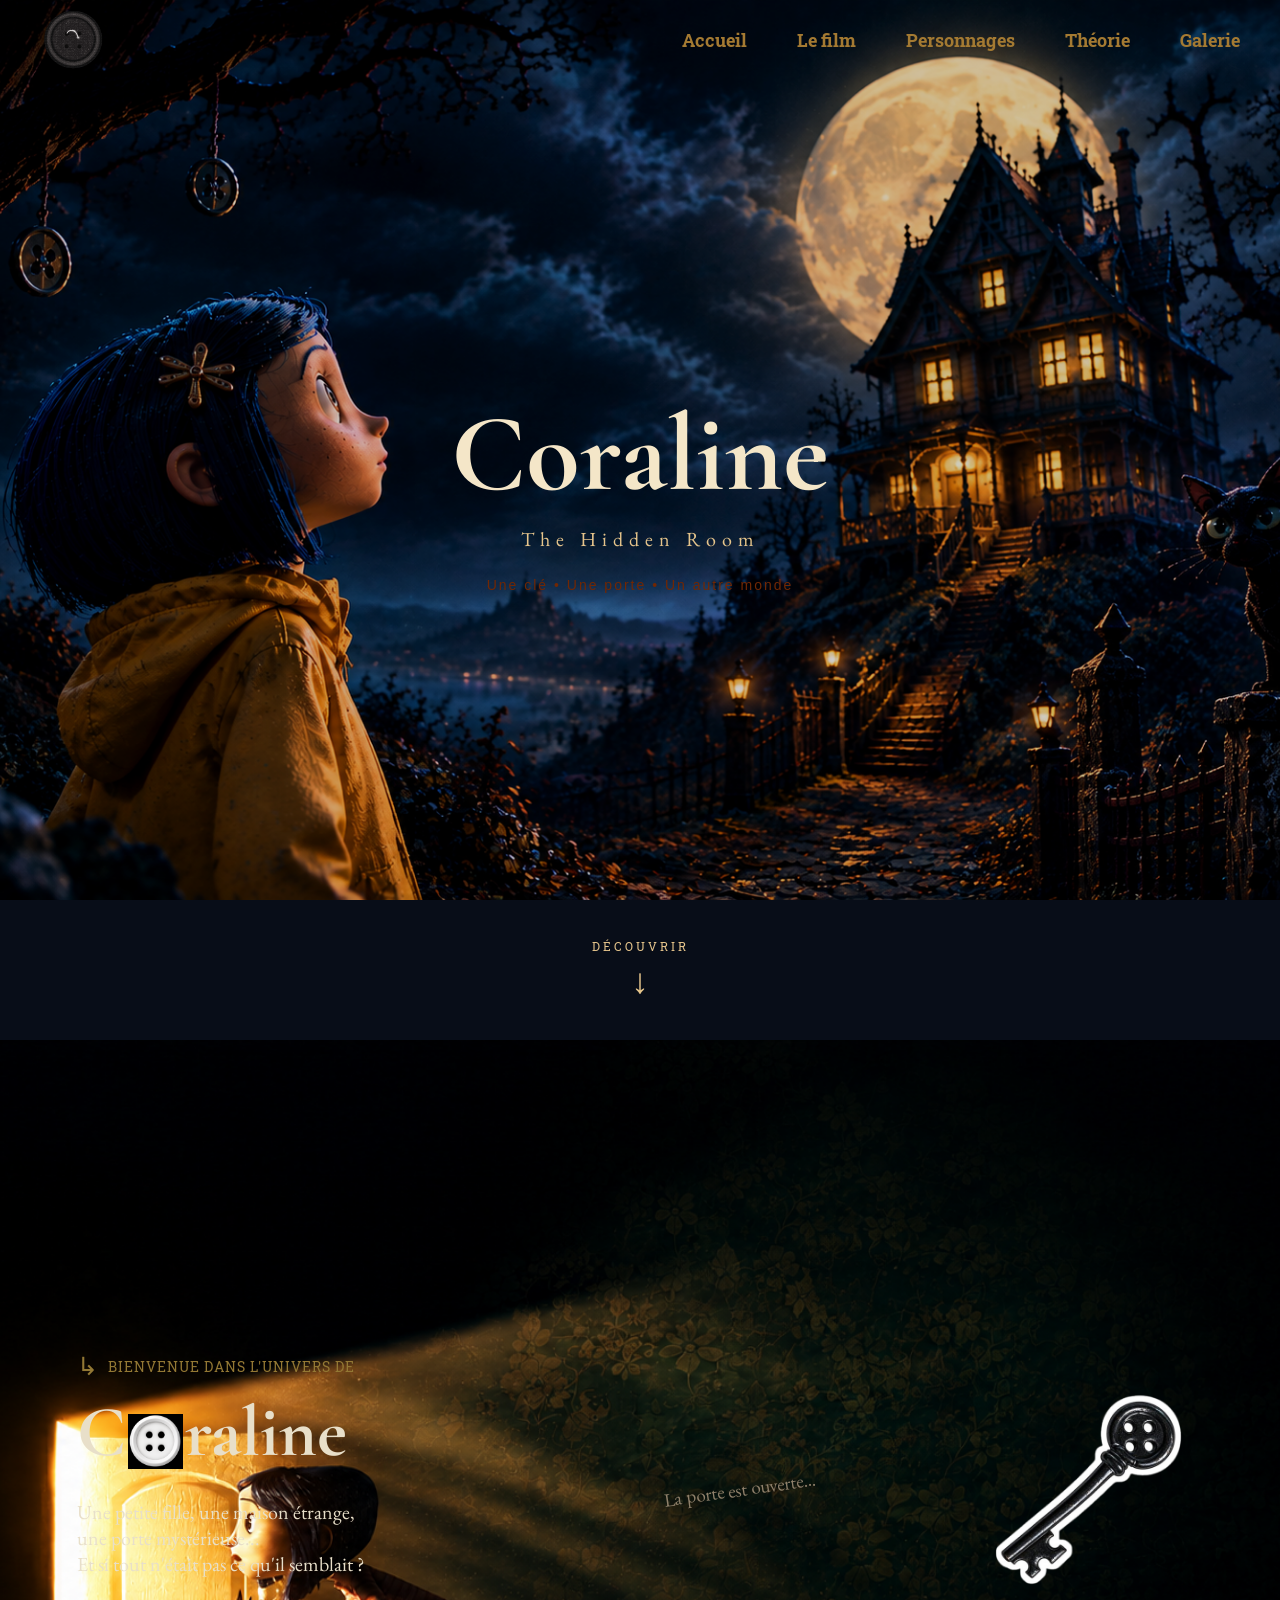
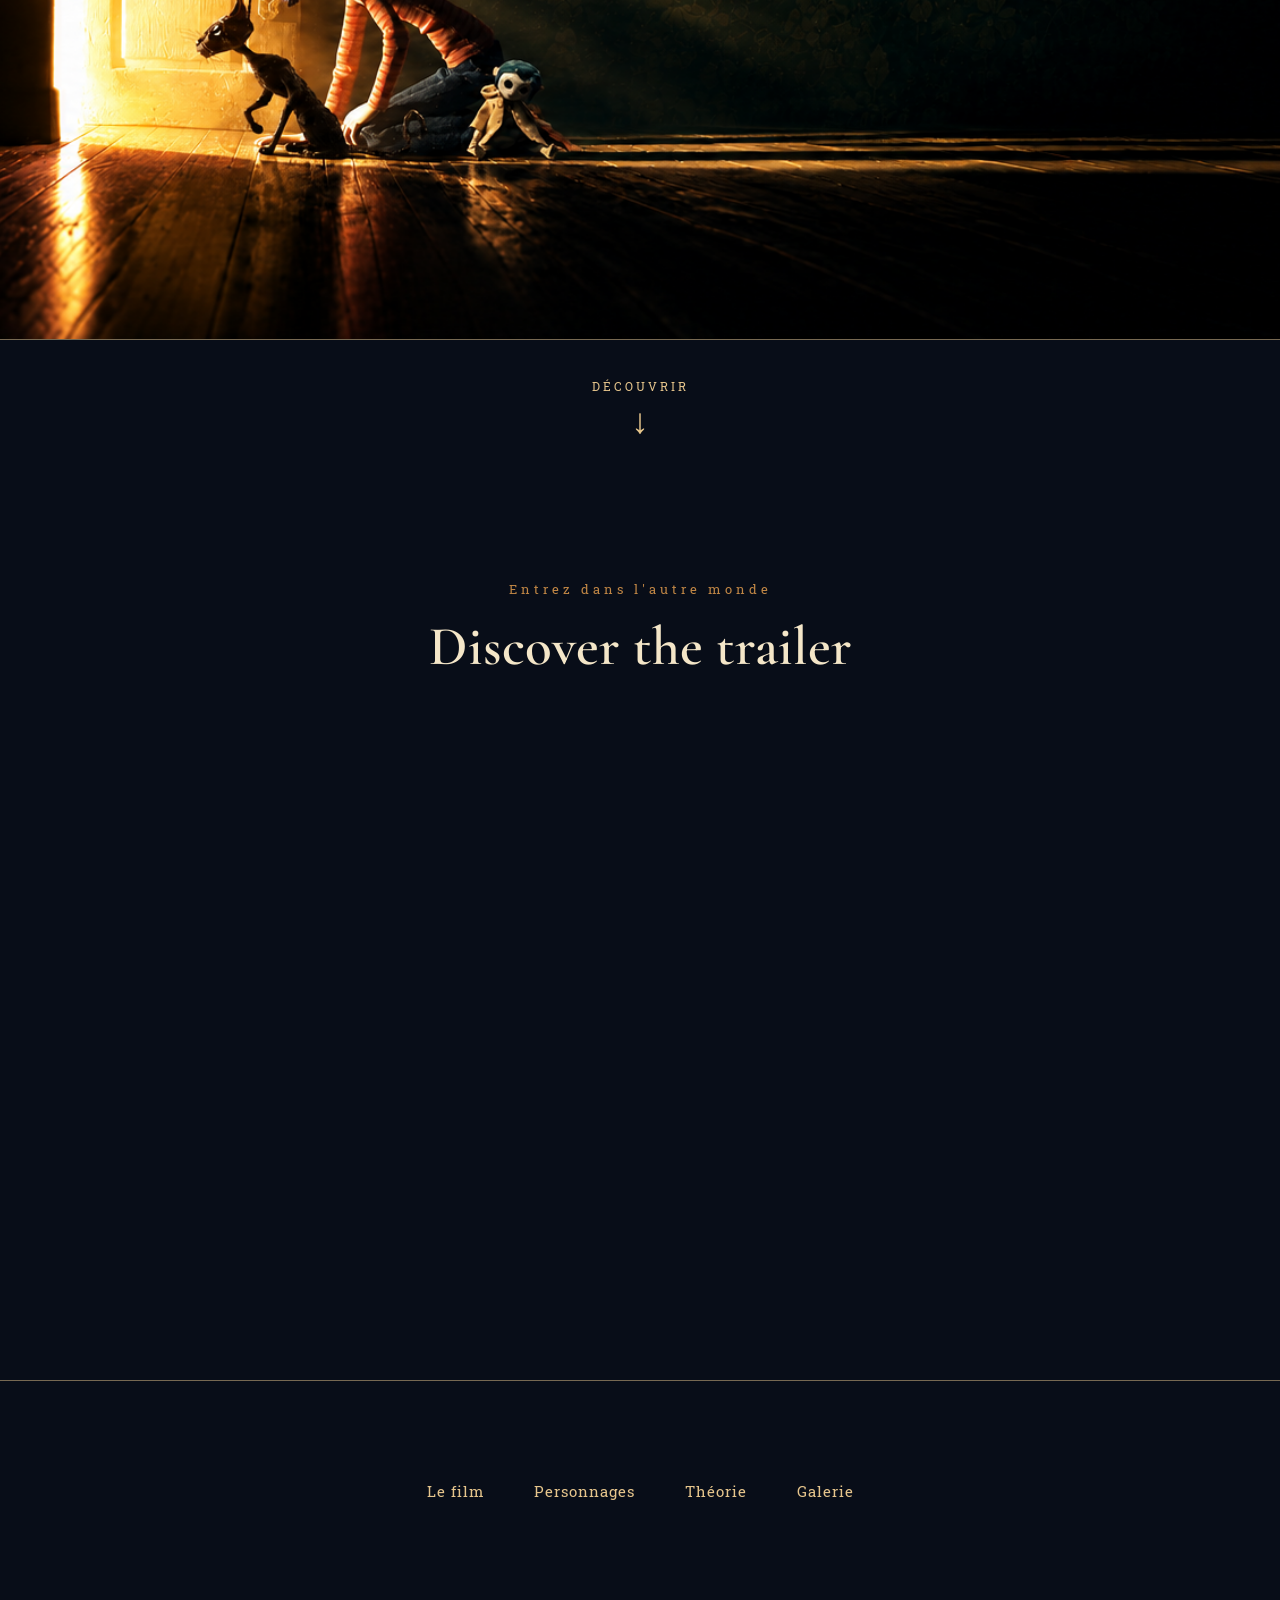
<file: index.html>
<!doctype html>

<html lang="fr">
  <head>
    <meta charset="UTF-8" />
    <meta name="viewport" content="width=device-width, initial-scale=1.0" />
    <title>Coraline Fan Page</title>

    <link rel="stylesheet" href="coraline.css" />

    <!-- Polices Google -->
    <link rel="preconnect" href="https://fonts.googleapis.com" />
    <link rel="preconnect" href="https://fonts.gstatic.com" crossorigin />

    <link
      href="https://fonts.googleapis.com/css2?family=Cormorant+Garamond:ital,wght@0,300..700;1,300..700&family=EB+Garamond:ital,wght@0,400..800;1,400..800&family=Roboto+Slab:wght@100..900&display=swap"
      rel="stylesheet"
    />
  </head>

  <body>
    <!-- ================= HEADER ================= -->

    <header>
      <!-- Logo -->
      <div class="header-logo">
        <a href="index.html">
          <img src="boutonlogo.gif" alt="Logo Coraline" class="logo-img" />
        </a>
      </div>

      <!-- Menu -->
      <nav class="header-navigation">
        <ul>
          <li><a href="index.html">Accueil</a></li>
          <li><a href="film.html">Le film</a></li>
          <li><a href="personnages.html">Personnages</a></li>
          <li><a href="#">Théorie</a></li>
          <li><a href="#">Galerie</a></li>
        </ul>
      </nav>
    </header>

    <!-- ================= CONTENU PRINCIPAL ================= -->

    <main>
      <!-- ================= HERO ================= -->

      <section class="hero">
        <div class="hero-content">
          <h1>Coraline</h1>

          <h2>The Hidden Room</h2>

          <p class="hero-subtitle">Une clé • Une porte • Un autre monde</p>
        </div>
      </section>

      <!-- ================= SCROLL ================= -->

      <section class="scroll-section">
        <a href="#intro" class="scroll-down">
          <span>Découvrir</span>
          <strong>↓</strong>
        </a>
      </section>

      <!-- ================= INTRO ================= -->

      <section class="intro-section" id="intro">
        <div class="intro-content">
          <!-- Partie gauche -->

          <div class="intro-left">
            <div class="welcome-title">
              <span class="welcome-arrow">↳</span>

              <p>Bienvenue dans l'univers de</p>
            </div>

            <h2>C<img src="bouton2.png" alt="" class="button-o" />raline</h2>

            <p class="intro-bio">
              Une petite fille, une maison étrange,
              <br />
              une porte mystérieuse...
              <br />
              Et si tout n'était pas ce qu'il semblait ?
            </p>
          </div>

          <!-- Partie droite -->

          <div class="intro-right">
            <p class="door-text">La porte est ouverte...</p>

            <a href="#footer" class="intro-card-link">
              <img src="clé.png" alt="Clé mystérieuse" class="intro-card" />
            </a>
          </div>
        </div>
      </section>

      <!-- ================= SCROLL VERS LE FILM ================= -->

      <section class="scroll-section">
        <a href="#film" class="scroll-down">
          <span>Découvrir</span>
          <strong>↓</strong>
        </a>
      </section>

      <!-- ================= VIDEO ================= -->

      <section class="video-section" id="film">
        <p class="video-intro">Entrez dans l'autre monde</p>

        <h2>Discover the trailer</h2>

        <div class="video-container">
          <iframe
            width="560"
            height="315"
            src="https://www.youtube.com/embed/T6iQnnHNF50?si=TMjTF1bVEpkhoOm9"
            title="YouTube video player"
            frameborder="0"
            allow="
              accelerometer;
              autoplay;
              clipboard-write;
              encrypted-media;
              gyroscope;
              picture-in-picture;
              web-share;
            "
            referrerpolicy="strict-origin-when-cross-origin"
            allowfullscreen
          >
          </iframe>
        </div>
      </section>
    </main>

    <!-- ================= FOOTER ================= -->

    <footer id="footer">
      <nav>
        <ul>
          <li>
            <a href="film.html">Le film</a>
          </li>

          <li>
            <a href="personnages.html">Personnages</a>
          </li>

          <li>
            <a href="#">Théorie</a>
          </li>

          <li>
            <a href="#">Galerie</a>
          </li>
        </ul>
      </nav>
    </footer>
  </body>
</html>
</file>
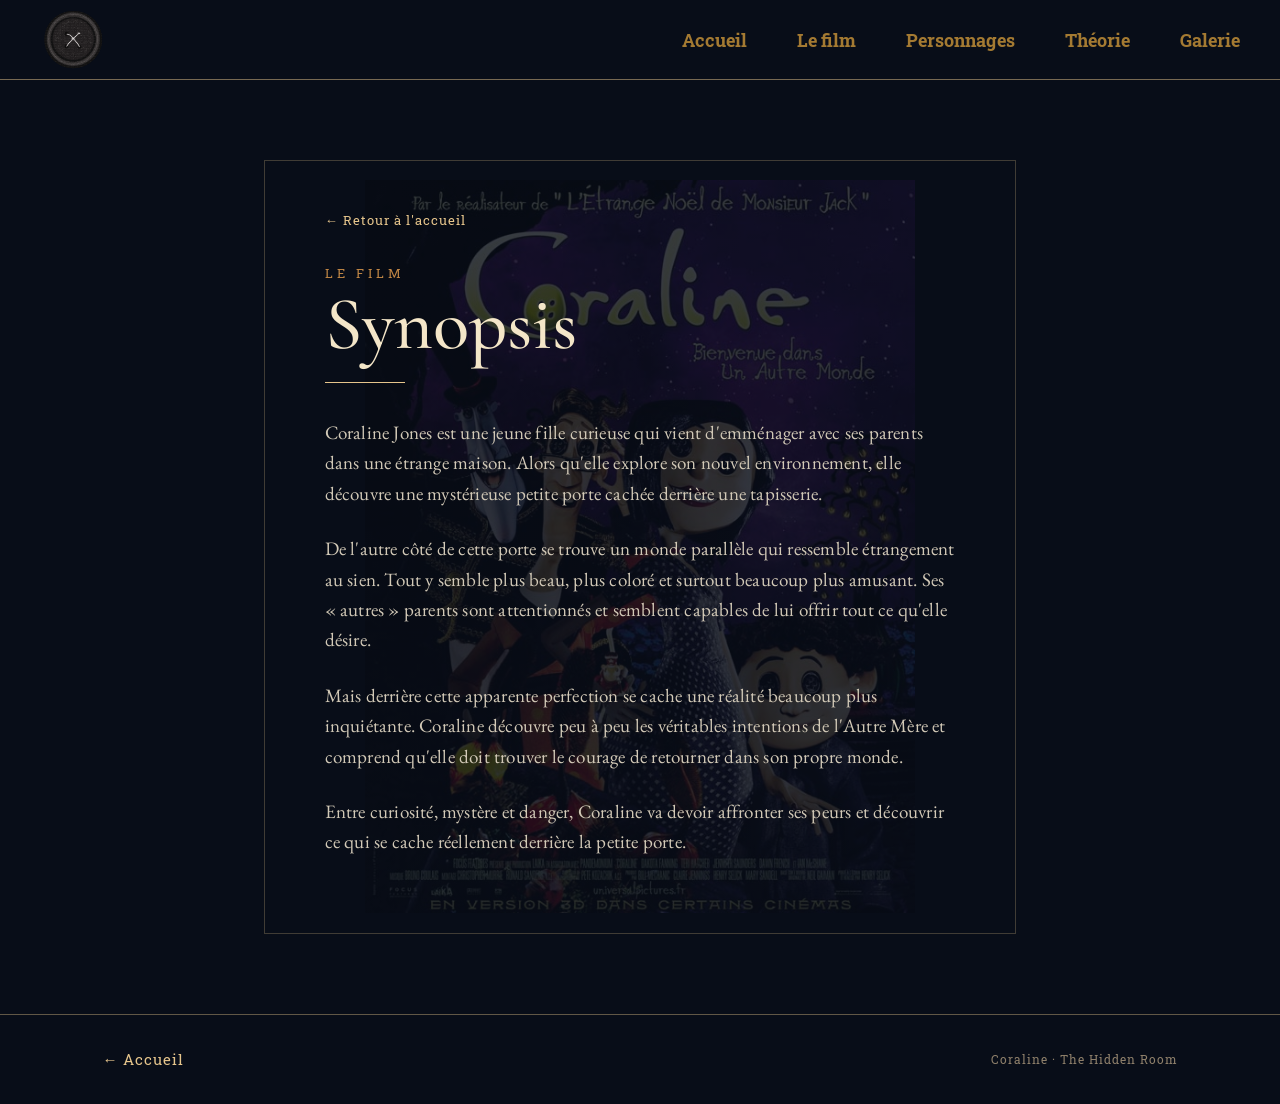
<file: film.html>
<!doctype html>
<html lang="fr">
  <head>
    <meta charset="UTF-8" />
    <meta name="viewport" content="width=device-width, initial-scale=1.0" />

    <title>Coraline — Le film</title>

    <link rel="stylesheet" href="coraline.css" />

    <link rel="preconnect" href="https://fonts.googleapis.com" />
    <link rel="preconnect" href="https://fonts.gstatic.com" crossorigin />

    <link
      href="https://fonts.googleapis.com/css2?family=Cormorant+Garamond:ital,wght@0,300..700;1,300..700&family=EB+Garamond:ital,wght@0,400..800;1,400..800&family=Roboto+Slab:wght@100..900&display=swap"
      rel="stylesheet"
    />
  </head>

  <body class="film-page">
    <!-- MENU -->

    <header>
      <div class="header-logo">
        <a href="index.html" class="logo-link">
          <img src="boutonlogo.gif" alt="Coraline" class="logo-img" />
        </a>
      </div>

      <nav class="header-navigation">
        <ul>
          <li><a href="index.html">Accueil</a></li>
          <li><a href="film.html">Le film</a></li>
          <li><a href="personnages.html">Personnages</a></li>
          <li><a href="#">Théorie</a></li>
          <li><a href="#">Galerie</a></li>
        </ul>
      </nav>
    </header>

    <!-- PAGE SYNOPSIS -->

    <main class="film-main">
      <section class="synopsis-section">
        <div class="synopsis-content">
          <a href="index.html" class="back-home"> ← Retour à l'accueil </a>

          <p class="synopsis-label">LE FILM</p>

          <h1>Synopsis</h1>

          <div class="synopsis-line"></div>

          <p class="synopsis-text">
            Coraline Jones est une jeune fille curieuse qui vient d'emménager
            avec ses parents dans une étrange maison. Alors qu'elle explore son
            nouvel environnement, elle découvre une mystérieuse petite porte
            cachée derrière une tapisserie.
          </p>

          <p class="synopsis-text">
            De l'autre côté de cette porte se trouve un monde parallèle qui
            ressemble étrangement au sien. Tout y semble plus beau, plus coloré
            et surtout beaucoup plus amusant. Ses « autres » parents sont
            attentionnés et semblent capables de lui offrir tout ce qu'elle
            désire.
          </p>

          <p class="synopsis-text">
            Mais derrière cette apparente perfection se cache une réalité
            beaucoup plus inquiétante. Coraline découvre peu à peu les
            véritables intentions de l'Autre Mère et comprend qu'elle doit
            trouver le courage de retourner dans son propre monde.
          </p>

          <p class="synopsis-text">
            Entre curiosité, mystère et danger, Coraline va devoir affronter ses
            peurs et découvrir ce qui se cache réellement derrière la petite
            porte.
          </p>
        </div>
      </section>
    </main>

    <!-- FOOTER -->

    <footer class="film-footer">
      <a href="index.html">← Accueil</a>

      <span>Coraline · The Hidden Room</span>
    </footer>
  </body>
</html>
</file>
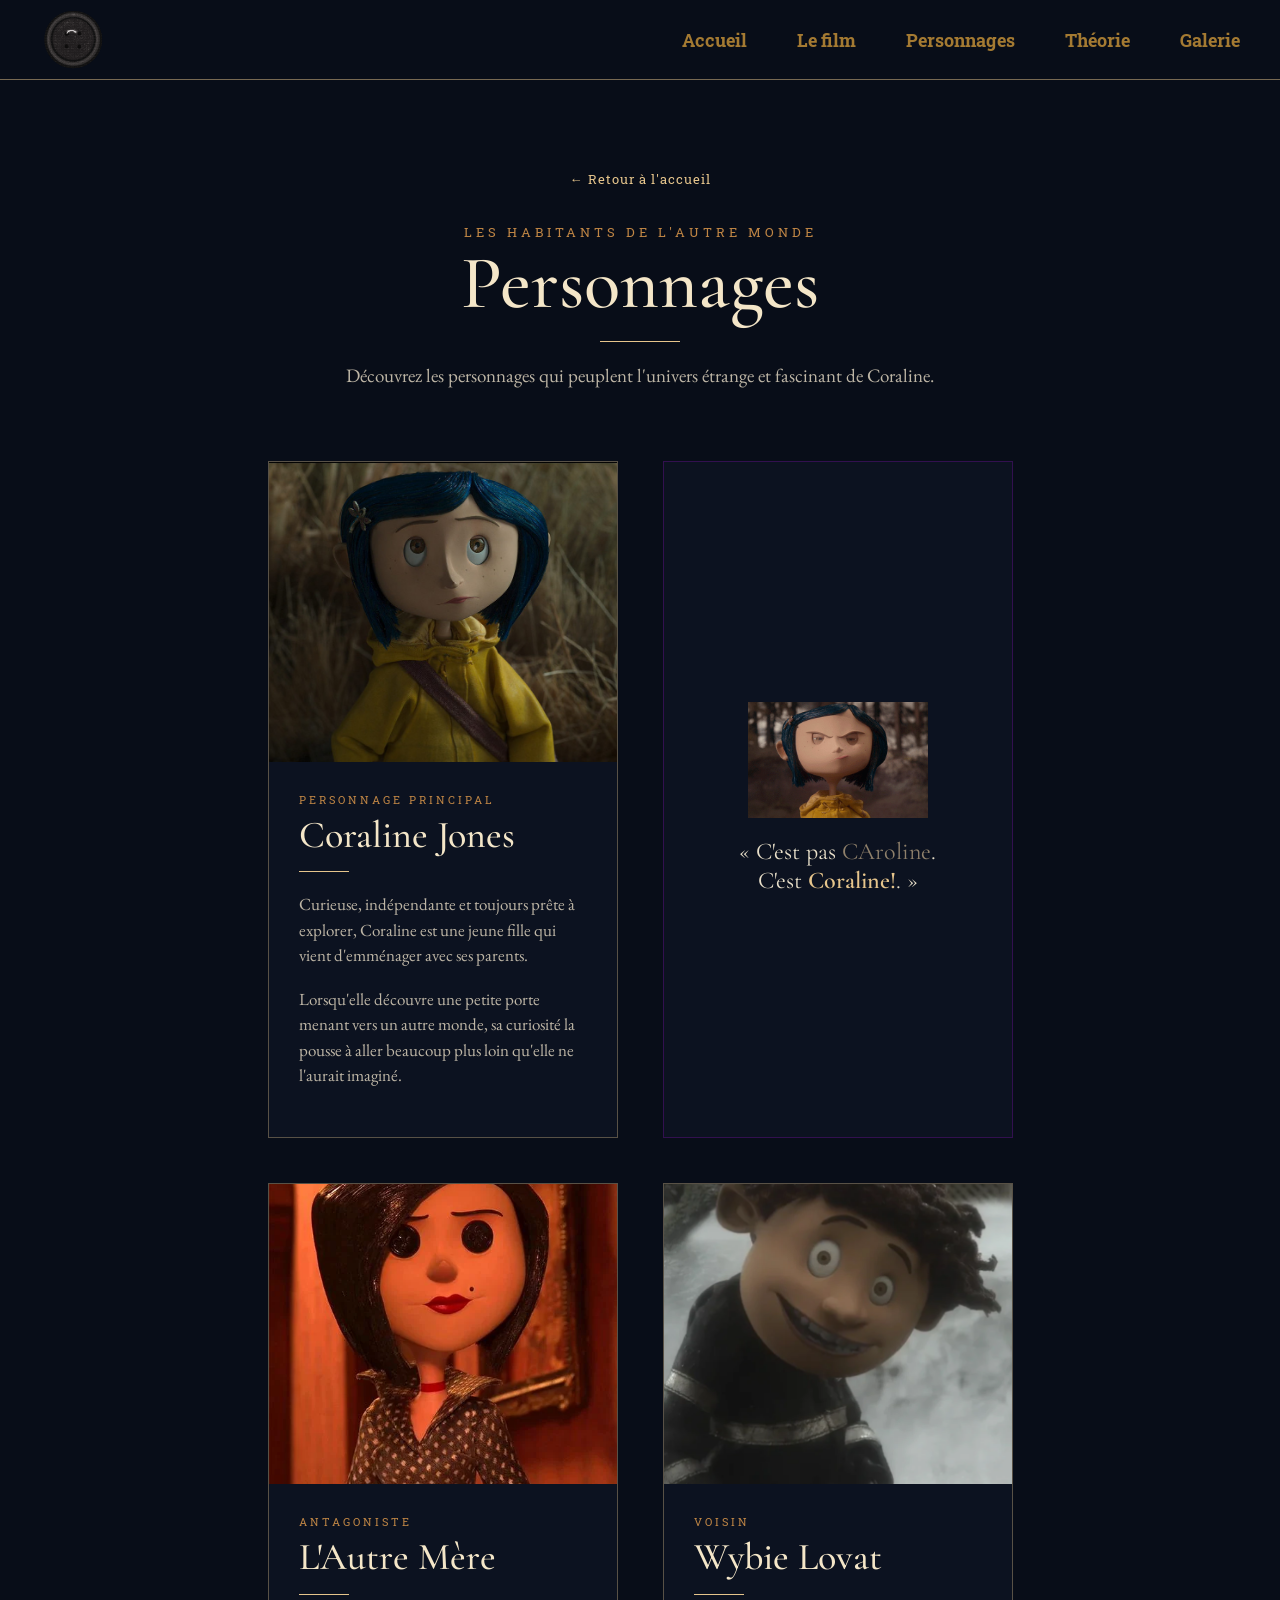
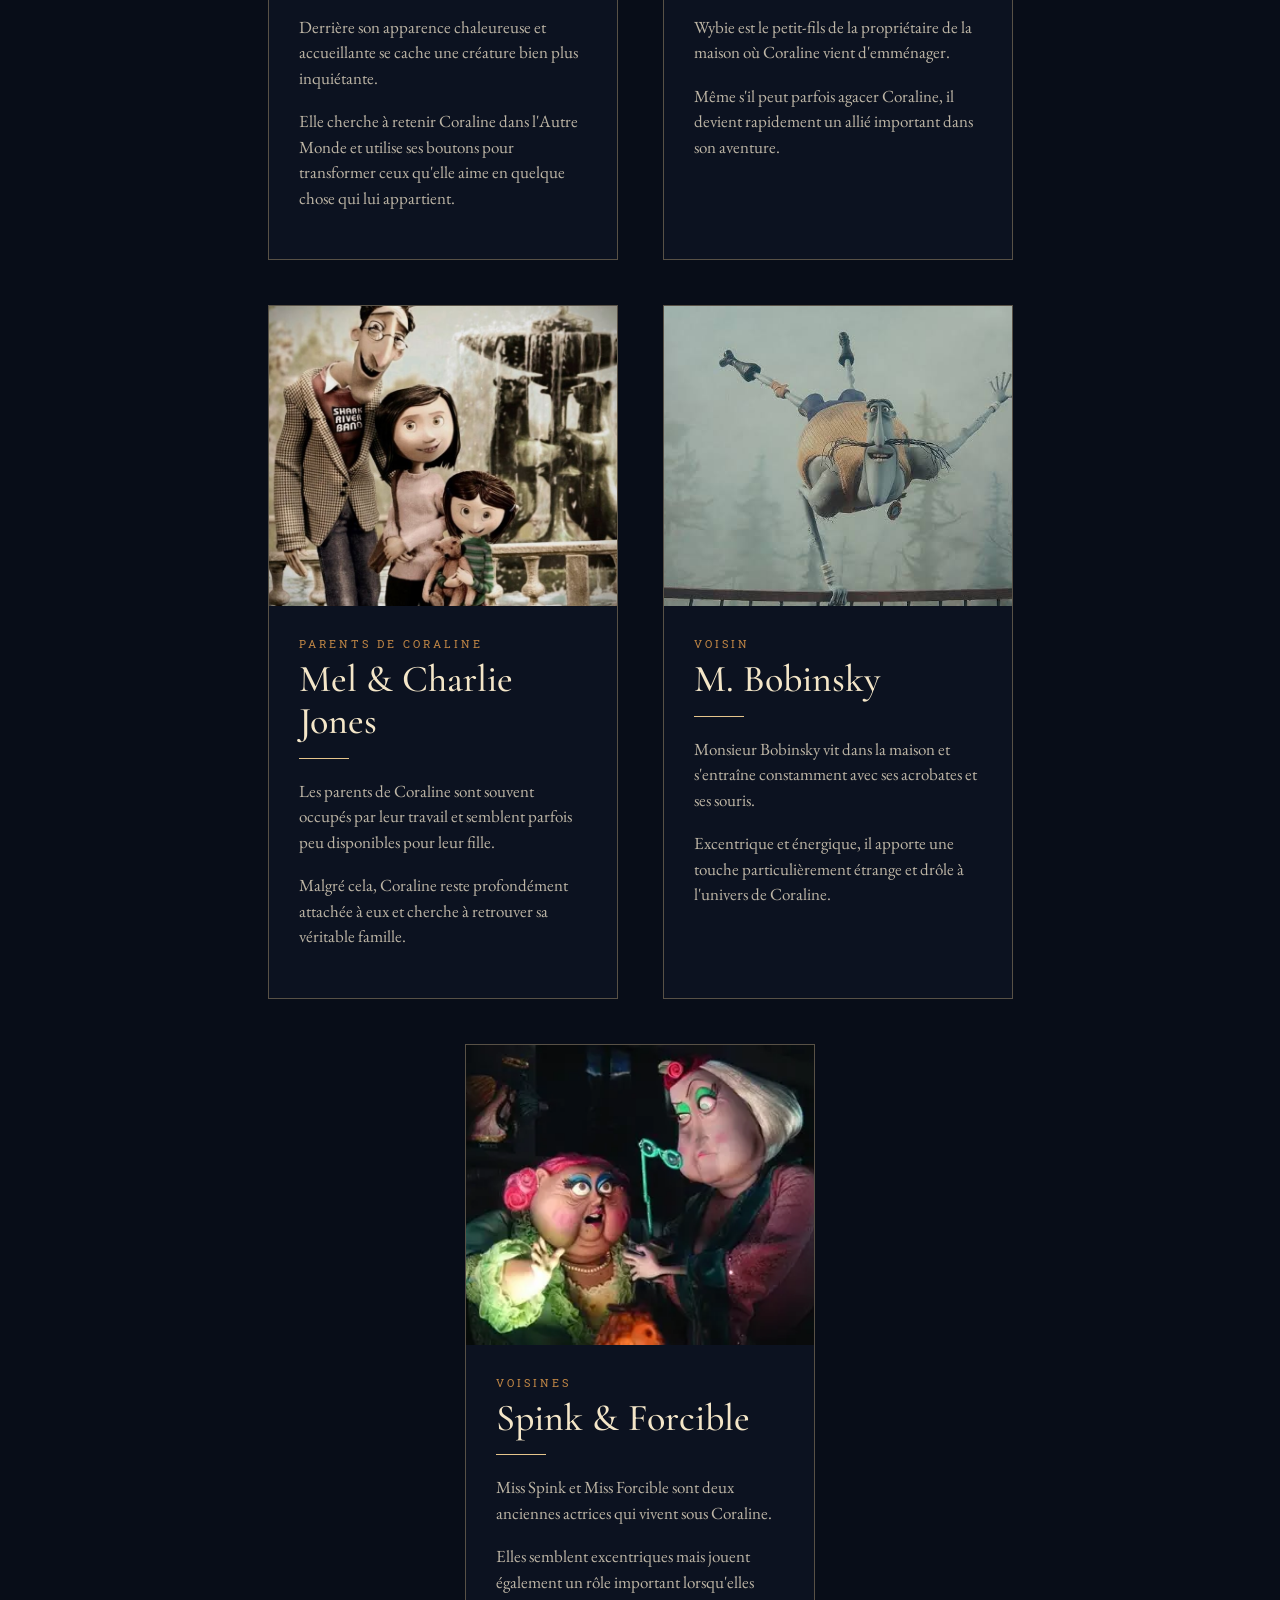
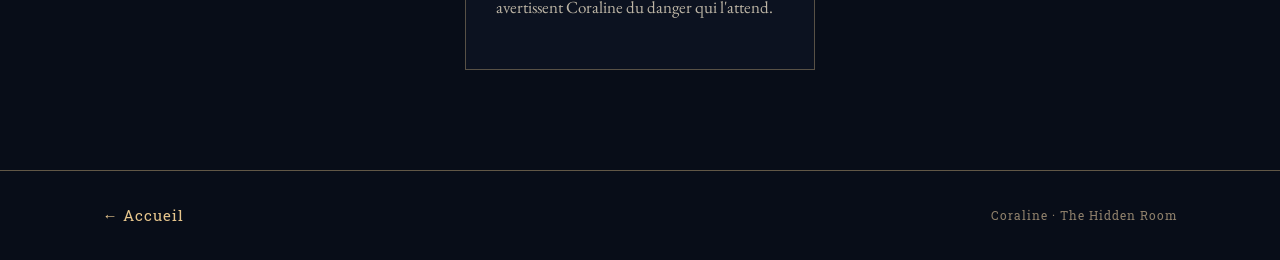
<file: personnages.html>
<!DOCTYPE html>
<html lang="fr">

<head>
    <meta charset="UTF-8">
    <meta name="viewport" content="width=device-width, initial-scale=1.0">

    <title>Coraline — Personnages</title>

    <link rel="stylesheet" href="coraline.css">

    <link rel="preconnect" href="https://fonts.googleapis.com">
    <link rel="preconnect" href="https://fonts.gstatic.com" crossorigin>

    <link href="https://fonts.googleapis.com/css2?family=Cormorant+Garamond:ital,wght@0,300..700;1,300..700&family=EB+Garamond:ital,wght@0,400..800;1,400..800&family=Roboto+Slab:wght@100..900&display=swap" rel="stylesheet">
</head>


<body class="personnages-page">


    <!-- MENU -->

    <header>

        <div class="header-logo">
            <a href="index.html" class="logo-link">
                <img src="boutonlogo.gif" alt="Coraline" class="logo-img">
            </a>
        </div>

        <nav class="header-navigation">
            <ul>
                <li><a href="index.html">Accueil</a></li>
                <li><a href="film.html">Le film</a></li>
                <li><a href="personnages.html">Personnages</a></li>
                <li><a href="#">Théorie</a></li>
                <li><a href="#">Galerie</a></li>
            </ul>
        </nav>

    </header>


    <!-- PAGE PERSONNAGES -->

    <main>

        <section class="characters-section">

            <div class="characters-title">

                <a href="index.html" class="back-home">
                    ← Retour à l'accueil
                </a>

                <p>LES HABITANTS DE L'AUTRE MONDE</p>

                <h1>Personnages</h1>

                <div class="characters-line"></div>

                <p class="characters-intro">
                    Découvrez les personnages qui peuplent l'univers
                    étrange et fascinant de Coraline.
                </p>

            </div>


            <!-- CARTES -->

            <div class="characters-list">


                <!-- CORALINE -->

                <article class="character-card">

                    <div class="character-image">
                        <img src="coraline-perso.jpg" alt="Coraline">
                    </div>

                    <div class="character-info">

                        <p class="character-role">
                            PERSONNAGE PRINCIPAL
                        </p>

                        <h2>Coraline Jones</h2>

                        <div class="character-line"></div>

                        <p>
                            Curieuse, indépendante et toujours prête à
                            explorer, Coraline est une jeune fille qui
                            vient d'emménager avec ses parents.
                        </p>

                        <p>
                            Lorsqu'elle découvre une petite porte menant
                            vers un autre monde, sa curiosité la pousse
                            à aller beaucoup plus loin qu'elle ne
                            l'aurait imaginé.
                        </p>

                    </div>

                </article>


                <!-- GIF CORALINE -->

                <div class="coraline-meme">

                    <img src="Caroline.gif" alt="Coraline énervée">

                    <p>
                        « C'est pas <span>CAroline</span>.<br>
                        C'est <strong>Coraline!</strong>. »
                    </p>

                </div>


                <!-- AUTRE MERE -->

                <article class="character-card">

                    <div class="character-image">
                        <img src="autre-mere.webp" alt="L'Autre Mère">
                    </div>

                    <div class="character-info">

                        <p class="character-role">
                            ANTAGONISTE
                        </p>

                        <h2>L'Autre Mère</h2>

                        <div class="character-line"></div>

                        <p>
                            Derrière son apparence chaleureuse et
                            accueillante se cache une créature bien
                            plus inquiétante.
                        </p>

                        <p>
                            Elle cherche à retenir Coraline dans
                            l'Autre Monde et utilise ses boutons pour
                            transformer ceux qu'elle aime en quelque
                            chose qui lui appartient.
                        </p>

                    </div>

                </article>


                <!-- WYBIE -->

                <article class="character-card">

                    <div class="character-image">
                        <img src="wybie.webp" alt="Wybie">
                    </div>

                    <div class="character-info">

                        <p class="character-role">
                            VOISIN
                        </p>

                        <h2>Wybie Lovat</h2>

                        <div class="character-line"></div>

                        <p>
                            Wybie est le petit-fils de la propriétaire
                            de la maison où Coraline vient d'emménager.
                        </p>

                        <p>
                            Même s'il peut parfois agacer Coraline,
                            il devient rapidement un allié important
                            dans son aventure.
                        </p>

                    </div>

                </article>


                <!-- PARENTS -->

                <article class="character-card">

                    <div class="character-image">
                        <img src="parents.jpg" alt="Les parents de Coraline">
                    </div>

                    <div class="character-info">

                        <p class="character-role">
                            PARENTS DE CORALINE
                        </p>

                        <h2>Mel & Charlie Jones</h2>

                        <div class="character-line"></div>

                        <p>
                            Les parents de Coraline sont souvent occupés
                            par leur travail et semblent parfois peu
                            disponibles pour leur fille.
                        </p>

                        <p>
                            Malgré cela, Coraline reste profondément
                            attachée à eux et cherche à retrouver sa
                            véritable famille.
                        </p>

                    </div>

                </article>


                <!-- BOBINSKY -->

                <article class="character-card">

                    <div class="character-image">
                        <img src="bobinsky.jpg" alt="Monsieur Bobinsky">
                    </div>

                    <div class="character-info">

                        <p class="character-role">
                            VOISIN
                        </p>

                        <h2>M. Bobinsky</h2>

                        <div class="character-line"></div>

                        <p>
                            Monsieur Bobinsky vit dans la maison et
                            s'entraîne constamment avec ses acrobates
                            et ses souris.
                        </p>

                        <p>
                            Excentrique et énergique, il apporte une
                            touche particulièrement étrange et drôle
                            à l'univers de Coraline.
                        </p>

                    </div>

                </article>


                <!-- MISS SPINK ET MISS FORCIBLE -->

                <article class="character-card">

                    <div class="character-image">
                        <img src="spink-forcible.webp" alt="Miss Spink et Miss Forcible">
                    </div>

                    <div class="character-info">

                        <p class="character-role">
                            VOISINES
                        </p>

                        <h2>Spink & Forcible</h2>

                        <div class="character-line"></div>

                        <p>
                            Miss Spink et Miss Forcible sont deux
                            anciennes actrices qui vivent sous Coraline.
                        </p>

                        <p>
                            Elles semblent excentriques mais jouent
                            également un rôle important lorsqu'elles
                            avertissent Coraline du danger qui
                            l'attend.
                        </p>

                    </div>

                </article>


            </div>

        </section>

    </main>


    <!-- FOOTER -->

    <footer class="characters-footer">

        <a href="index.html">← Accueil</a>

        <span>Coraline · The Hidden Room</span>

    </footer>


</body>

</html>
</file>
<file: coraline.css>
/* =========================
RESET
========================= */

* {
    margin: 0;
    padding: 0;
    box-sizing: border-box;
}

/* =========================
BODY
========================= */

body {
background-color: #080d18;
color: #e8dfc9;
}

/* =========================
HEADER
========================= */

header {
width: 100%;
height: 80px;

background-color: transparent;

display: flex;
justify-content: space-between;
align-items: center;

padding: 0 40px;

border-bottom: 1px solid rgba(230, 197, 140, 0.5);


}

/* Logo */

.header-logo {
display: flex;
align-items: center;
}

.logo-img {
height: 65px;
width: auto;
display: block;
}

/* Menu */

.header-navigation {
display: flex;
align-items: center;
}

.header-navigation ul {
display: flex;
gap: 50px;
list-style: none;
}

.header-navigation a {
text-decoration: none;


color: #a47a32;

font-family: 'Roboto Slab', sans-serif;
font-size: 18px;
font-weight: bold;

transition: color 0.2s;

}

.header-navigation a:hover {
color: #590e7e;
}

/* =========================
HERO
========================= */

.hero {
    min-height: 100vh;
    margin-top: -80px;
    padding-top: 80px;

    background-image: url("hero-darkn.png");
    background-size: cover;
    background-position: center;
    background-repeat: no-repeat;

    display: flex;
    justify-content: center;
    align-items: center;
    text-align: center;
}

.hero-content {
display: flex;
flex-direction: column;
align-items: center;
padding: 30px 45px;


}

/* Grand titre */

.hero h1 {
font-family: 'Cormorant Garamond', serif;


font-size: 110px;

color: #f4e6c8;

margin: 0;


}

/* Sous-titre */

.hero h2 {
font-family: 'EB Garamond', serif;


font-size: 20px;
font-weight: normal;

letter-spacing: 6px;

color: #e6c58c;

margin: 5px 0 25px;


}

.hero-subtitle {
font-family: Arial, sans-serif;


font-size: 14px;

color: #702704;

letter-spacing: 2px;


}

/* =========================
SCROLL
========================= */

.scroll-section {
min-height: 140px;


background-color: #080d18;

display: flex;
justify-content: center;
align-items: center;


}

.scroll-down {
display: flex;
flex-direction: column;
align-items: center;


gap: 8px;

text-decoration: none;

color: #e6c58c;

transition: color 0.2s;


}

.scroll-down span {
font-family: 'Roboto Slab', serif;


font-size: 12px;

letter-spacing: 3px;

text-transform: uppercase;

}

.scroll-down strong {
font-family: Georgia, serif;


font-size: 35px;
font-weight: normal;


}

.scroll-down:hover {
color: white;
}

/* =========================
INTRO
========================= */

.intro-section {
min-height: 100vh;


background-image: url("porte3.png");
background-size: cover;
background-position: center;
background-repeat: no-repeat;

display: flex;
align-items: center;

border-bottom: 1px solid rgba(230, 197, 140, 0.5);


}

/* Conteneur principal */

.intro-content {
width: 100%;


display: flex;
align-items: center;

padding: 80px 6%;


}

/* =========================
INTRO GAUCHE
========================= */

.intro-left {
width: 45%;
display: flex;
flex-direction: column;
align-items: flex-start;

transform: translateY(-25px);


}

.welcome-title {
display: flex;
align-items: center;

gap: 10px;

margin-bottom: 10px;


}

.welcome-arrow {
color: #937834;

font-size: 25px;

}

.welcome-title p {
font-family: 'Roboto Slab', serif;


font-size: 14px;

letter-spacing: 1px;

color: #937834;

text-transform: uppercase;


}

.intro-left h2 {
font-family: 'Cormorant Garamond', serif;


font-size: 72px;

line-height: 1;

color: #e8dfc9;

margin: 5px 0;


}

.button-o {
width: 55px;
height: 55px;

object-fit: contain;

margin: 0 2px;

vertical-align: middle;


}

.intro-bio {
margin-top: 25px;


font-family: 'EB Garamond', serif;

font-size: 20px;

line-height: 1.3;

color: #e8dfc9;


}

/* =========================
INTRO DROITE
========================= */

.intro-right {
width: 55%;


display: flex;
align-items: center;
justify-content: space-between;

gap: 30px;


}

/* Texte "La porte est ouverte" */

.door-text {
flex: 1;


font-family: 'EB Garamond', serif;

font-size: 19px;

color: #8f806b;

text-align: center;

transform: rotate(-8deg);

margin: 0;


}

/* Lien autour de la clé */

.intro-card-link {
width: 45%;


display: flex;
justify-content: flex-end;
align-items: center;

text-decoration: none;

cursor: pointer;


}

/* Clé */

.intro-card {
width: 230px;
height: auto;


display: block;

transition: transform 0.25s ease, filter 0.25s ease;


}

/* Quand on passe la souris */

.intro-card-link:hover .intro-card {
transform: scale(1.08) rotate(-2deg);

filter: brightness(1.15) drop-shadow(0 0 12px rgba(230, 197, 140, 0.35));


}

/* Quand on clique */

.intro-card-link:active .intro-card {
transform: scale(0.96);
}

/* =========================
VIDEO
========================= */

.video-section {
min-height: 100vh;


background-color: #080d18;

display: flex;
flex-direction: column;
align-items: center;

padding: 100px 40px;


}

.video-intro {
font-family: 'Roboto Slab', serif;


font-size: 13px;

letter-spacing: 4px;

color: #c08645;

margin-bottom: 15px;

text-align: center;


}

.video-section h2 {
font-family: 'Cormorant Garamond', serif;

font-size: 55px;

font-weight: 600;

color: #f4e6c8;

margin-bottom: 30px;

text-align: center;


}

/* Vidéo */

.video-container {
width: 80%;
max-width: 1000px;


aspect-ratio: 16 / 9;


}

.video-container iframe {
width: 100%;
height: 100%;


border: none;


}


/* =========================
FOOTER
========================= */

footer {
width: 100%;


min-height: 220px;

background-color: #080d18;

display: flex;
justify-content: center;
align-items: center;

border-top: 1px solid rgba(230, 197, 140, 0.5);

padding: 60px 40px;


}

footer nav {
width: 100%;


display: flex;
justify-content: center;
align-items: center;


}

footer ul {
display: flex;
justify-content: center;
align-items: center;


gap: 50px;

list-style: none;

margin: 0;
padding: 0;


}

footer a {
display: block;


text-decoration: none;

color: #e6c58c;

font-family: 'Roboto Slab', sans-serif;

font-size: 15px;

letter-spacing: 1px;

transition: color 0.2s;


}

footer a:hover {
color: #590e7e;
}

/* =========================
RESPONSIVE
========================= */

@media (max-width: 800px) {


header {
    height: auto;
    min-height: 80px;

    padding: 10px 20px;

    flex-direction: column;
    gap: 10px;
}

.header-navigation ul {
    gap: 15px;
}

.header-navigation a {
    font-size: 13px;
}


.hero {
    min-height: calc(100vh - 100px);
}

.hero h1 {
    font-size: 70px;
}


.intro-content {
    flex-direction: column;

    gap: 60px;

    padding: 80px 30px;
}

.intro-left {
    width: 100%;

    align-items: center;

    text-align: center;

    transform: none;
}

.intro-right {
    width: 100%;
}

.intro-card {
    width: 200px;
}


.video-container {
    width: 100%;
}


footer ul {
    gap: 25px;

    flex-wrap: wrap;
}


}


/* =========================
   PAGE LE FILM / SYNOPSIS
========================= */

.film-page {
    background-color: #080d18;
    color: #e8dfc9;
}


/* =========================
   PAGE SYNOPSIS
========================= */

.synopsis-section {
    min-height: calc(100vh - 80px);

    display: flex;
    justify-content: center;
    align-items: center;

    padding: 80px 8%;

    background-image:
        linear-gradient(
            rgba(8, 13, 24, 0.55),
            rgba(8, 13, 24, 0.7)
        ),
        url("affiche-coraline.jpg");

    background-size: 550px auto;
    background-position: center;
    background-repeat: no-repeat;

    background-color: #080d18;
}


/* CONTENU */

.synopsis-content {
    width: 70%;
    max-width: 850px;

    padding: 50px 60px;

    background-color: rgba(8, 13, 24, 0.55);

    border: 1px solid rgba(230, 197, 140, 0.25);
}


/* RETOUR ACCUEIL */

.back-home {
    display: inline-block;

    margin-bottom: 35px;

    color: #e6c58c;

    text-decoration: none;

    font-family: 'Roboto Slab', sans-serif;

    font-size: 13px;

    letter-spacing: 1px;

    transition: color 0.2s;
}

.back-home:hover {
    color: #590e7e;
}


/* PETIT TITRE */

.synopsis-label {
    margin: 0 0 5px 0;

    color: #c08645;

    font-family: 'Roboto Slab', sans-serif;

    font-size: 13px;

    letter-spacing: 4px;

    text-transform: uppercase;
}


/* GRAND TITRE */

.synopsis-content h1 {
    margin: 0;

    color: #f4e6c8;

    font-family: 'Cormorant Garamond', serif;

    font-size: 75px;

    font-weight: 500;

    line-height: 1;
}


/* PETITE LIGNE */

.synopsis-line {
    width: 80px;
    height: 1px;

    margin: 20px 0 35px;

    background-color: #e6c58c;
}


/* PARAGRAPHES */

.synopsis-text {
    max-width: 750px;

    margin: 0 0 25px 0;

    color: #d2c9b7;

    font-family: 'EB Garamond', serif;

    font-size: 19px;

    line-height: 1.6;

    letter-spacing: 0.2px;
}


/* =========================
   FOOTER
========================= */

.film-footer {
    min-height: 90px;

    display: flex;
    justify-content: space-between;
    align-items: center;

    padding: 20px 8%;

    background-color: #080d18;

    border-top: 1px solid rgba(230, 197, 140, 0.4);

    color: #8f806b;

    font-family: 'Roboto Slab', sans-serif;

    font-size: 12px;

    letter-spacing: 1px;
}

.film-footer a {
    color: #e6c58c;

    text-decoration: none;

    transition: color 0.2s;
}

.film-footer a:hover {
    color: #590e7e;
}


/* =========================
   PETIT ÉCRAN
========================= */

@media (max-width: 800px) {

    .synopsis-section {
        padding: 70px 25px;
    }

    .synopsis-content {
        width: 100%;

        padding: 40px 30px;
    }

    .synopsis-content h1 {
        font-size: 55px;
    }

    .synopsis-text {
        font-size: 17px;
    }

    .film-footer {
        flex-direction: column;
        gap: 15px;
    }
}

/* =========================
   PAGE PERSONNAGES
========================= */

.personnages-page {
    background-color: #080d18;
    color: #e8dfc9;
}


/* =========================
   TITRE DE LA PAGE
========================= */

.characters-section {
    min-height: 100vh;

    padding: 90px 8% 100px;

    background-color: #080d18;
}


.characters-title {
    text-align: center;

    max-width: 800px;

    margin: 0 auto 70px;
}


.characters-title .back-home {
    display: inline-block;

    margin-bottom: 35px;

    color: #e6c58c;

    text-decoration: none;

    font-family: 'Roboto Slab', sans-serif;

    font-size: 13px;

    letter-spacing: 1px;

    transition: color 0.2s;
}


.characters-title .back-home:hover {
    color: #590e7e;
}


.characters-title > p:not(.characters-intro) {
    margin-bottom: 5px;

    color: #c08645;

    font-family: 'Roboto Slab', sans-serif;

    font-size: 13px;

    letter-spacing: 4px;
}


.characters-title h1 {
    margin: 0;

    color: #f4e6c8;

    font-family: 'Cormorant Garamond', serif;

    font-size: 75px;

    font-weight: 500;

    line-height: 1;
}


.characters-line {
    width: 80px;
    height: 1px;

    margin: 20px auto;
    
    background-color: #e6c58c;
}


.characters-intro {
    color: #bdb5a5;

    font-family: 'EB Garamond', serif;

    font-size: 19px;

    line-height: 1.5;
}


/* =========================
   LISTE DES PERSONNAGES
========================= */

.characters-list {
    display: flex;

    flex-wrap: wrap;

    justify-content: center;

    align-items: stretch;

    gap: 45px;

    max-width: 1200px;

    margin: 0 auto;
}


/* =========================
   CARTE
========================= */

.character-card {
    width: 350px;

    display: flex;

    flex-direction: column;

    background-color: #0c1220;

    border: 1px solid rgba(230, 197, 140, 0.35);

    transition: transform 0.25s ease,
                border-color 0.25s ease;
}


.character-card:hover {
    transform: translateY(-6px);

    border-color: rgba(230, 197, 140, 0.8);
}


/* IMAGE */

.character-image {
    width: 100%;

    height: 300px;

    overflow: hidden;

    background-color: #111827;

    display: flex;

    justify-content: center;

    align-items: center;
}


.character-image img {
    width: 100%;

    height: 100%;

    object-fit: cover;

    display: block;
}


/* TEXTE */

.character-info {
    padding: 30px;
}


.character-role {
    margin: 0 0 8px;

    color: #c08645;

    font-family: 'Roboto Slab', sans-serif;

    font-size: 11px;

    letter-spacing: 3px;
}


.character-info h2 {
    margin: 0;

    color: #f4e6c8;

    font-family: 'Cormorant Garamond', serif;

    font-size: 38px;

    font-weight: 500;

    line-height: 1.1;
}


.character-line {
    width: 50px;

    height: 1px;

    margin: 15px 0 20px;

    background-color: #e6c58c;
}


.character-info p:not(.character-role) {
    margin: 0 0 18px;

    color: #bdb5a5;

    font-family: 'EB Garamond', serif;

    font-size: 17px;

    line-height: 1.5;
}


/* =========================
   PETIT GIF / MÈME CORALINE
========================= */

.coraline-meme {
    width: 350px;

    min-height: 300px;

    display: flex;

    flex-direction: column;

    justify-content: center;

    align-items: center;

    padding: 30px;

    background-color: #0c1220;

    border: 1px solid rgba(89, 14, 126, 0.5);

    text-align: center;
}


.coraline-meme img {
    width: 180px;

    max-height: 180px;

    object-fit: contain;

    margin-bottom: 20px;
}


.coraline-meme p {
    margin: 0;

    color: #e8dfc9;

    font-family: 'Cormorant Garamond', serif;

    font-size: 24px;

    line-height: 1.2;
}


.coraline-meme span {
    color: #8f806b;
}


.coraline-meme strong {
    color: #e6c58c;

    font-weight: 600;
}


/* =========================
   FOOTER
========================= */

.characters-footer {
    min-height: 90px;

    display: flex;

    justify-content: space-between;

    align-items: center;

    padding: 20px 8%;

    background-color: #080d18;

    border-top: 1px solid rgba(230, 197, 140, 0.4);

    color: #8f806b;

    font-family: 'Roboto Slab', sans-serif;

    font-size: 12px;

    letter-spacing: 1px;
}


.characters-footer a {
    color: #e6c58c;

    text-decoration: none;

    transition: color 0.2s;
}


.characters-footer a:hover {
    color: #590e7e;
}


/* =========================
   PETIT ÉCRAN
========================= */

@media (max-width: 800px) {

    .characters-section {
        padding: 70px 25px;
    }

    .characters-title h1 {
        font-size: 55px;
    }

    .character-card,
    .coraline-meme {
        width: 100%;
        max-width: 400px;
    }

    .character-image {
        height: 280px;
    }

    .characters-footer {
        flex-direction: column;

        gap: 15px;
    }
}


/* =====================================================
   RESPONSIVE — TABLETTE + TÉLÉPHONE
===================================================== */


/* =========================
   TABLETTE
   jusqu'à 1000px
========================= */

@media (max-width: 1000px) {

    /* MENU */

    header {
        padding: 0 25px;
    }

    .header-navigation ul {
        gap: 25px;
    }

    .header-navigation a {
        font-size: 15px;
    }


    /* HERO */

    .hero h1 {
        font-size: 90px;
    }

    .hero h2 {
        font-size: 18px;
    }


    /* INTRO */

    .intro-content {
        padding: 70px 5%;
    }

    .intro-left h2 {
        font-size: 58px;
    }

    .intro-bio {
        font-size: 18px;
    }

    .door-text {
        font-size: 17px;
    }


    /* PAGE FILM */

    .synopsis-content {
        width: 80%;
    }


    /* PERSONNAGES */

    .characters-list {
        gap: 30px;
    }

    .character-card,
    .coraline-meme {
        width: 320px;
    }

}


/* =========================
   TÉLÉPHONE
   jusqu'à 700px
========================= */

@media (max-width: 700px) {


    /* =====================
       MENU
    ===================== */

    header {
        height: auto;
        min-height: 100px;

        padding: 15px 20px;

        flex-direction: column;

        gap: 12px;
    }


    .header-logo {
        justify-content: center;
    }


    .logo-img {
        height: 55px;
    }


    .header-navigation {
        width: 100%;

        justify-content: center;
    }


    .header-navigation ul {
        width: 100%;

        display: flex;

        justify-content: center;

        align-items: center;

        flex-wrap: wrap;

        gap: 12px 20px;
    }


    .header-navigation a {
        font-size: 12px;

        letter-spacing: 0.5px;
    }


    /* =====================
       HERO
    ===================== */

    .hero {
        min-height: calc(100vh - 100px);

        margin-top: -100px;

        padding-top: 100px;

        background-position: center;
    }


    .hero-content {
        padding: 20px;
    }


    .hero h1 {
        font-size: 65px;
    }


    .hero h2 {
        font-size: 15px;

        letter-spacing: 4px;
    }


    .hero-subtitle {
        font-size: 11px;

        letter-spacing: 1.5px;
    }


    /* =====================
       BOUTON DÉCOUVRIR
    ===================== */

    .scroll-section {
        min-height: 120px;
    }


    /* =====================
       INTRO
    ===================== */

    .intro-section {
        min-height: auto;

        background-position: center;
    }


    .intro-content {
        flex-direction: column;

        gap: 60px;

        padding: 80px 25px;
    }


    .intro-left {
        width: 100%;

        align-items: center;

        text-align: center;

        transform: none;
    }


    .welcome-title {
        justify-content: center;
    }


    .intro-left h2 {
        font-size: 52px;
    }


    .intro-bio {
        font-size: 18px;

        max-width: 500px;
    }


    .intro-right {
        width: 100%;

        flex-direction: column;

        gap: 35px;
    }


    .door-text {
        width: 100%;

        font-size: 18px;

        transform: none;
    }


    .intro-card-link {
        width: 100%;

        justify-content: center;
    }


    .intro-card {
        width: 190px;
    }


    /* =====================
       VIDÉO
    ===================== */

    .video-section {
        min-height: auto;

        padding: 80px 20px;
    }


    .video-section h2 {
        font-size: 45px;
    }


    .video-intro {
        font-size: 11px;

        letter-spacing: 3px;
    }


    .video-container {
        width: 100%;

        max-width: 100%;
    }


    /* =====================
       PAGE FILM
    ===================== */

    .synopsis-section {
        min-height: auto;

        padding: 70px 20px;
    }


    .synopsis-content {
        width: 100%;

        padding: 35px 25px;
    }


    .synopsis-content h1 {
        font-size: 55px;
    }


    .synopsis-text {
        font-size: 17px;

        line-height: 1.5;

        margin-bottom: 25px;
    }


    /* =====================
       PAGE PERSONNAGES
    ===================== */

    .characters-section {
        padding: 70px 20px 80px;
    }


    .characters-title {
        margin-bottom: 50px;
    }


    .characters-title h1 {
        font-size: 55px;
    }


    .characters-intro {
        font-size: 18px;
    }


    .characters-list {
        flex-direction: column;

        align-items: center;

        gap: 35px;
    }


    .character-card,
    .coraline-meme {
        width: 100%;

        max-width: 420px;
    }


    .character-image {
        height: 280px;
    }


    .character-info {
        padding: 25px;
    }


    .character-info h2 {
        font-size: 34px;
    }


    .character-info p:not(.character-role) {
        font-size: 17px;
    }


    /* =====================
       GIF CORALINE
    ===================== */

    .coraline-meme {
        min-height: 280px;

        padding: 25px;
    }


    .coraline-meme img {
        width: 160px;

        max-height: 160px;
    }


    .coraline-meme p {
        font-size: 22px;
    }


    /* =====================
       FOOTERS
    ===================== */

    footer ul {
        flex-wrap: wrap;

        gap: 20px 30px;
    }


    .film-footer,
    .characters-footer {
        min-height: 100px;

        flex-direction: column;

        justify-content: center;

        gap: 15px;

        text-align: center;

        padding: 25px 20px;
    }

}


/* =========================
   TRÈS PETIT TÉLÉPHONE
   jusqu'à 450px
========================= */

@media (max-width: 450px) {


    /* MENU */

    .header-navigation ul {
        gap: 10px 14px;
    }


    .header-navigation a {
        font-size: 11px;
    }


    /* HERO */

    .hero h1 {
        font-size: 52px;
    }


    .hero h2 {
        font-size: 13px;

        letter-spacing: 3px;
    }


    .hero-subtitle {
        font-size: 10px;
    }


    /* INTRO */

    .intro-left h2 {
        font-size: 43px;
    }


    .button-o {
        width: 42px;
        height: 42px;
    }


    /* FILM */

    .synopsis-content {
        padding: 30px 20px;
    }


    .synopsis-content h1 {
        font-size: 48px;
    }


    .synopsis-text {
        font-size: 16px;
    }


    /* PERSONNAGES */

    .characters-title h1 {
        font-size: 48px;
    }


    .character-image {
        height: 240px;
    }


    .character-info h2 {
        font-size: 30px;
    }


    .coraline-meme p {
        font-size: 20px;
    }

}
</file>
